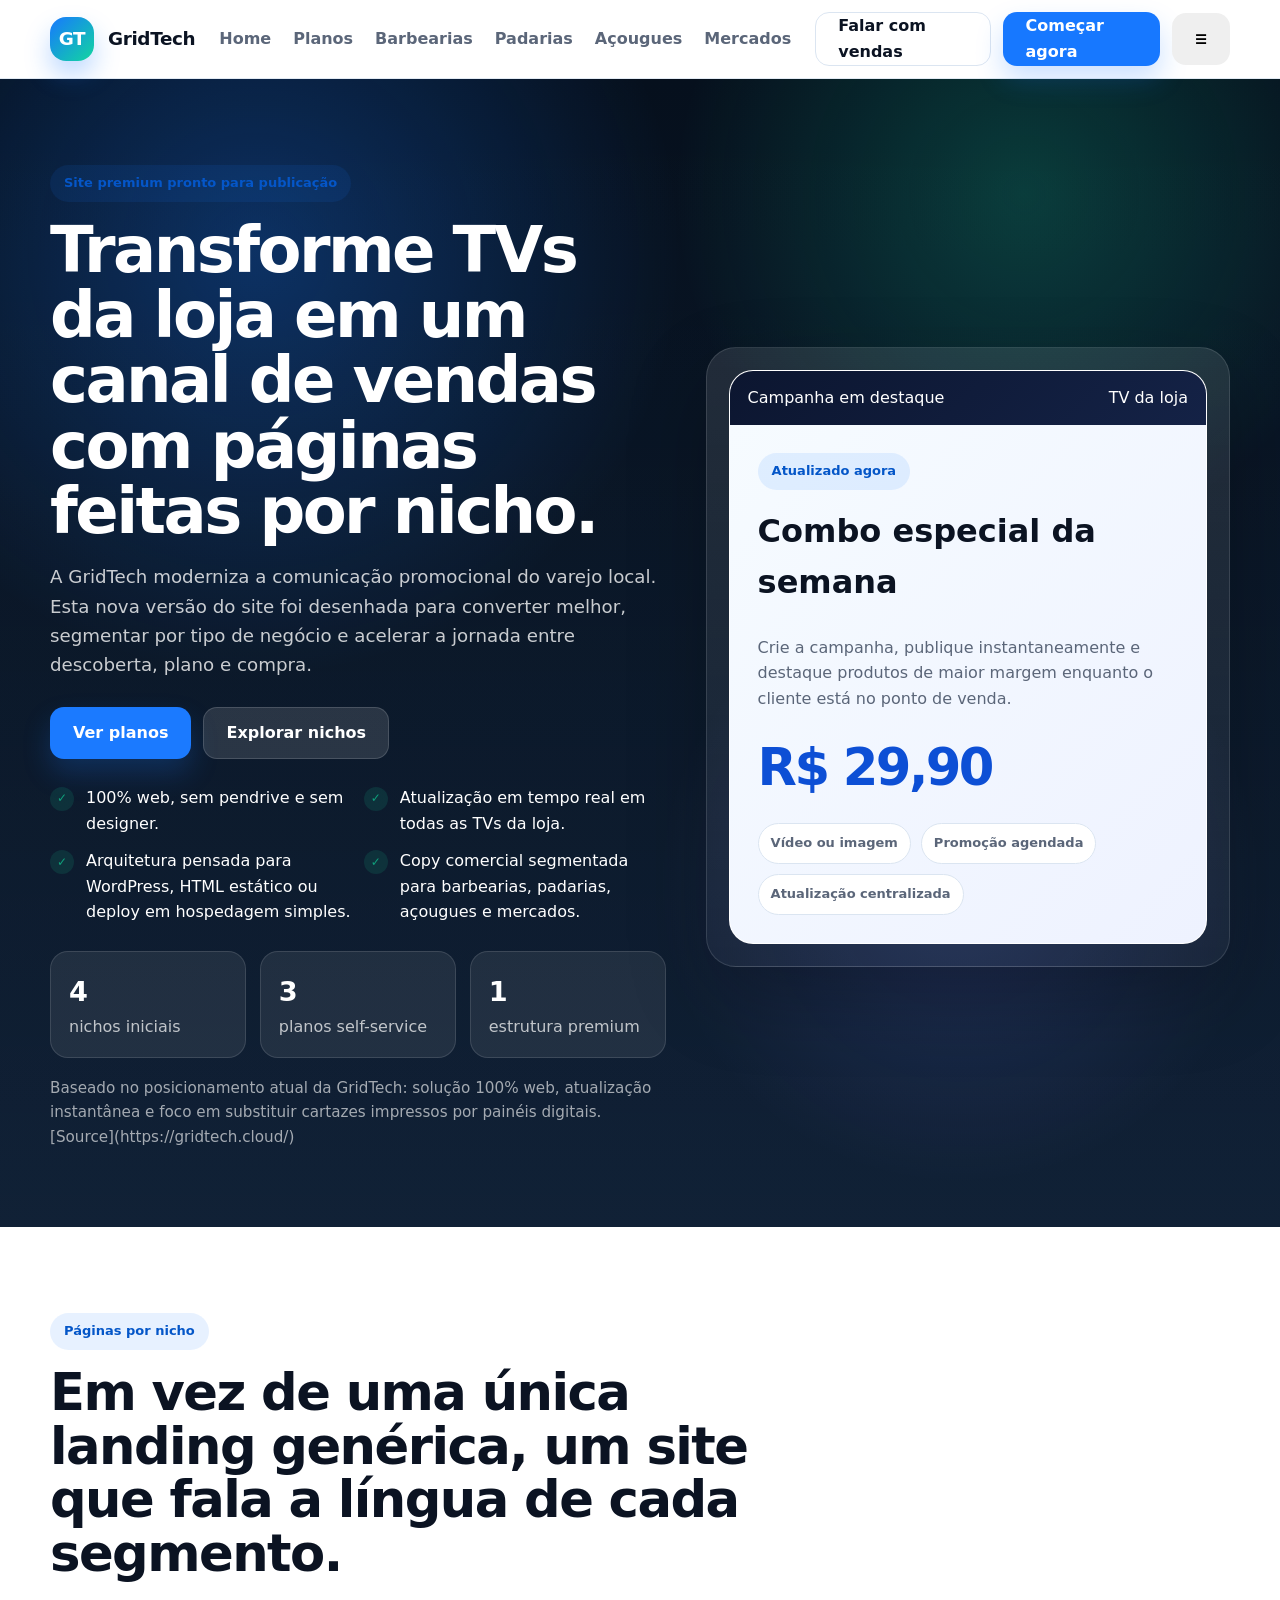
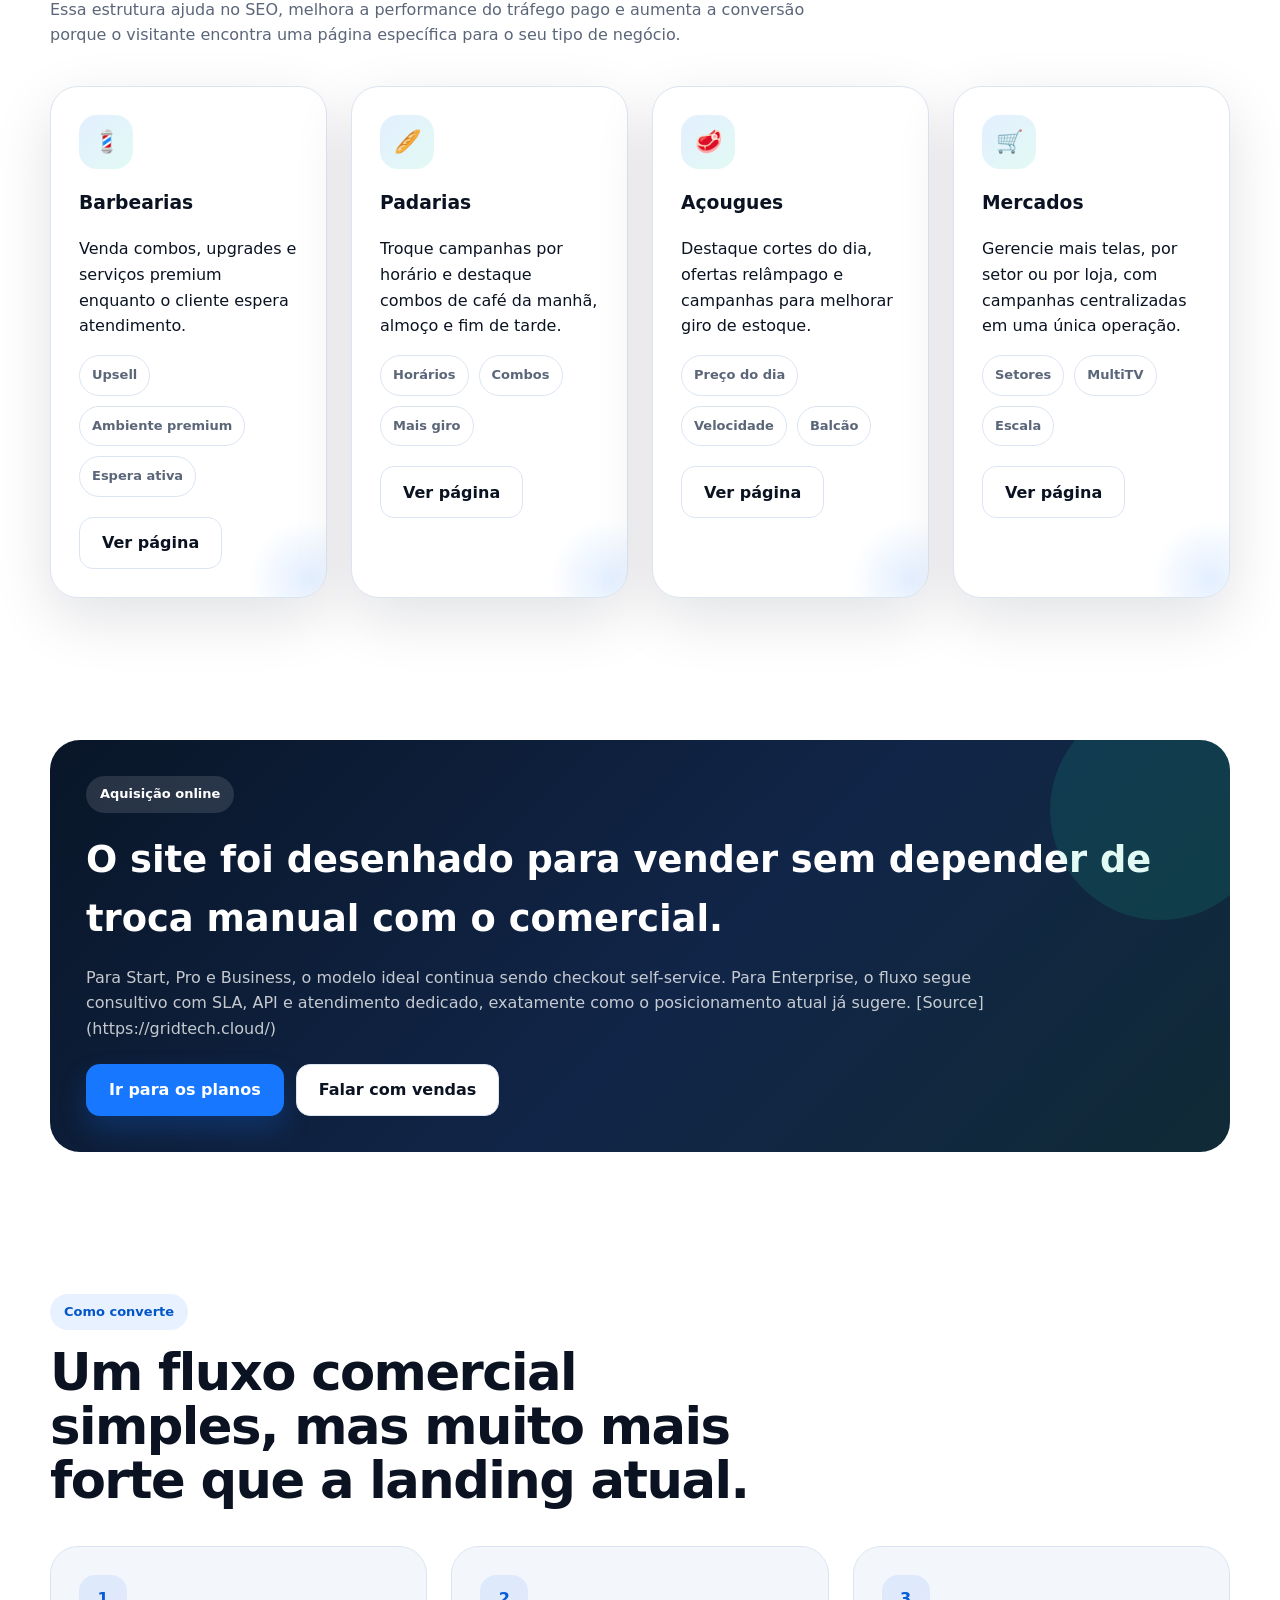
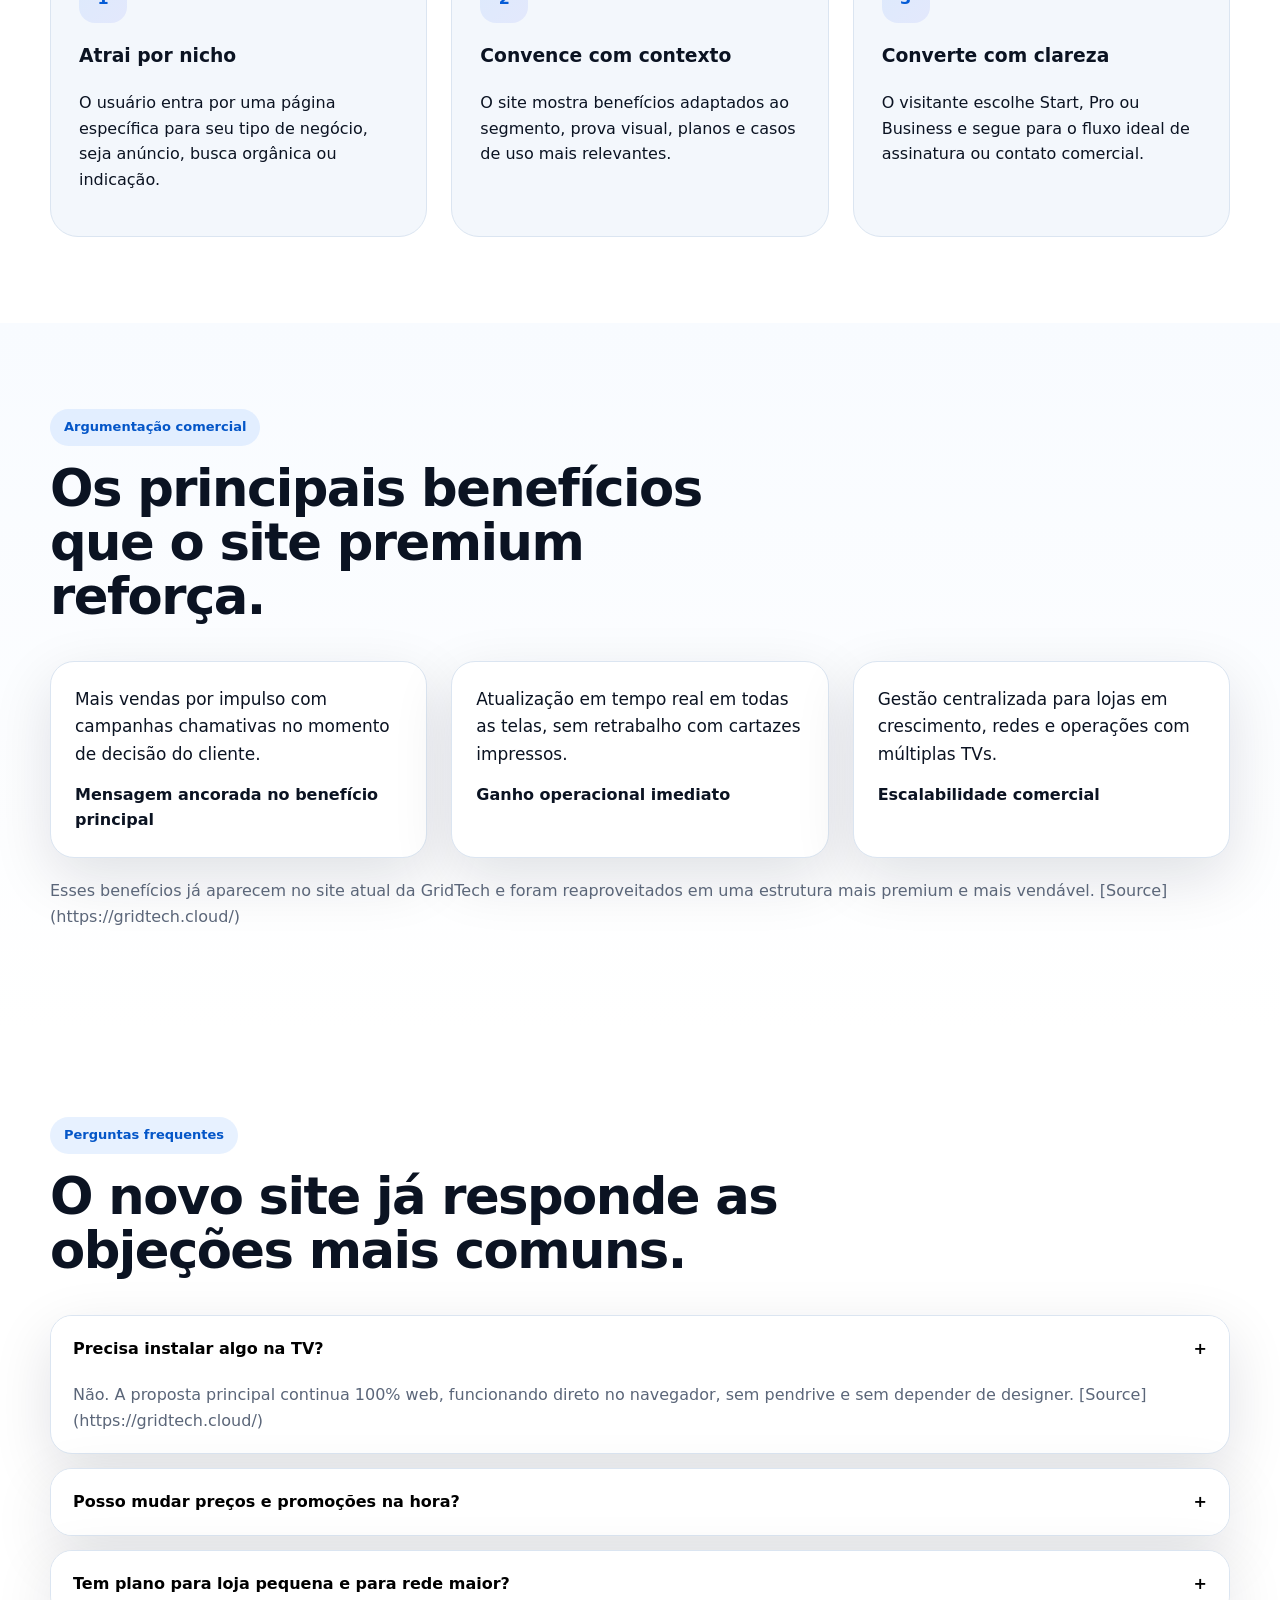
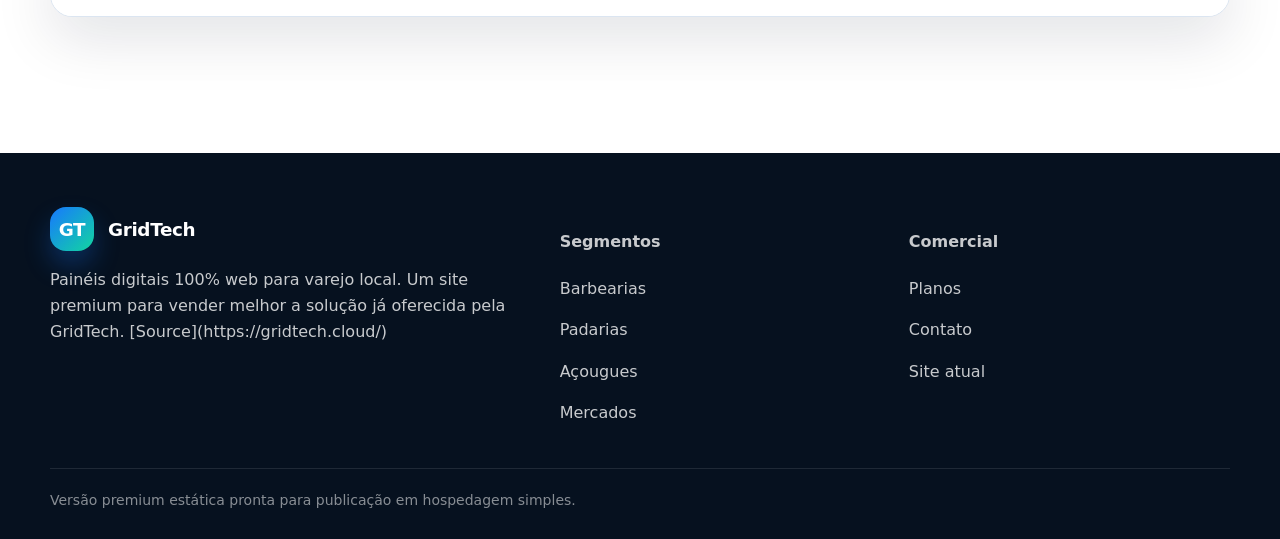
<file: index.html>
<!doctype html>
<html lang="pt-BR">
<head>
  <meta charset="UTF-8">
  <meta name="viewport" content="width=device-width, initial-scale=1.0">
  <title>GridTech | Painéis digitais para varejo local</title>
  <meta name="description" content="Novo site premium da GridTech com páginas por nicho, planos e estrutura pronta para publicação.">
  <meta property="og:title" content="GridTech | Painéis digitais para varejo local">
  <meta property="og:description" content="Smart TVs transformadas em canais de venda com páginas por nicho e aquisição online.">
  <link rel="icon" href="assets/favicon.svg" type="image/svg+xml">
  <link rel="stylesheet" href="assets/styles.css">
</head>
<body>
<header class="topbar">
  <div class="container nav">
    <a class="brand" href="index.html"><span class="brand-mark">GT</span><span>GridTech</span></a>
    <nav class="nav-links">
      <a href="index.html">Home</a>
      <a href="planos.html">Planos</a>
      <a href="barbearias.html">Barbearias</a>
      <a href="padarias.html">Padarias</a>
      <a href="acougues.html">Açougues</a>
      <a href="mercados.html">Mercados</a>
    </nav>
    <div class="nav-actions">
      <a class="btn btn-secondary" href="contato.html">Falar com vendas</a>
      <a class="btn btn-primary" href="planos.html">Começar agora</a>
      <button class="btn mobile-toggle" aria-label="Abrir menu">☰</button>
    </div>
  </div>
</header>

<main>
  <section class="hero">
    <div class="container hero-grid">
      <div>
        <span class="badge">Site premium pronto para publicação</span>
        <h1>Transforme TVs da loja em um canal de vendas com páginas feitas por nicho.</h1>
        <p class="lead">A GridTech moderniza a comunicação promocional do varejo local. Esta nova versão do site foi desenhada para converter melhor, segmentar por tipo de negócio e acelerar a jornada entre descoberta, plano e compra.</p>
        <div class="cta-row" style="margin-top:28px;">
          <a class="btn btn-primary" href="planos.html">Ver planos</a>
          <a class="btn btn-ghost" href="#nichos">Explorar nichos</a>
        </div>
        <ul class="hero-points">
          <li>100% web, sem pendrive e sem designer.</li>
          <li>Atualização em tempo real em todas as TVs da loja.</li>
          <li>Arquitetura pensada para WordPress, HTML estático ou deploy em hospedagem simples.</li>
          <li>Copy comercial segmentada para barbearias, padarias, açougues e mercados.</li>
        </ul>
        <div class="stats">
          <div class="stat"><strong>4</strong><span>nichos iniciais</span></div>
          <div class="stat"><strong>3</strong><span>planos self-service</span></div>
          <div class="stat"><strong>1</strong><span>estrutura premium</span></div>
        </div>
        <div class="hero-note">Baseado no posicionamento atual da GridTech: solução 100% web, atualização instantânea e foco em substituir cartazes impressos por painéis digitais. [Source](https://gridtech.cloud/)</div>
      </div>
      <div class="hero-card">
        <div class="hero-screen">
          <div class="hero-top">
            <span>Campanha em destaque</span>
            <span>TV da loja</span>
          </div>
          <div class="hero-main">
            <span class="badge">Atualizado agora</span>
            <h2 style="font-size:2rem;margin-top:16px;">Combo especial da semana</h2>
            <p class="muted">Crie a campanha, publique instantaneamente e destaque produtos de maior margem enquanto o cliente está no ponto de venda.</p>
            <div class="price-big">R$ 29,90</div>
            <div class="pill-row">
              <span class="pill">Vídeo ou imagem</span>
              <span class="pill">Promoção agendada</span>
              <span class="pill">Atualização centralizada</span>
            </div>
          </div>
        </div>
      </div>
    </div>
  </section>

  <section class="section" id="nichos">
    <div class="container">
      <div class="section-head">
        <span class="badge">Páginas por nicho</span>
        <h2>Em vez de uma única landing genérica, um site que fala a língua de cada segmento.</h2>
        <p>Essa estrutura ajuda no SEO, melhora a performance do tráfego pago e aumenta a conversão porque o visitante encontra uma página específica para o seu tipo de negócio.</p>
      </div>
      <div class="grid grid-4">
        <article class="card niche-card">
          <div class="icon">💈</div>
          <h3>Barbearias</h3>
          <p>Venda combos, upgrades e serviços premium enquanto o cliente espera atendimento.</p>
          <div class="pill-row"><span class="pill">Upsell</span><span class="pill">Ambiente premium</span><span class="pill">Espera ativa</span></div>
          <div class="btn-row" style="margin-top:20px;"><a class="btn btn-secondary" href="barbearias.html">Ver página</a></div>
        </article>
        <article class="card niche-card">
          <div class="icon">🥖</div>
          <h3>Padarias</h3>
          <p>Troque campanhas por horário e destaque combos de café da manhã, almoço e fim de tarde.</p>
          <div class="pill-row"><span class="pill">Horários</span><span class="pill">Combos</span><span class="pill">Mais giro</span></div>
          <div class="btn-row" style="margin-top:20px;"><a class="btn btn-secondary" href="padarias.html">Ver página</a></div>
        </article>
        <article class="card niche-card">
          <div class="icon">🥩</div>
          <h3>Açougues</h3>
          <p>Destaque cortes do dia, ofertas relâmpago e campanhas para melhorar giro de estoque.</p>
          <div class="pill-row"><span class="pill">Preço do dia</span><span class="pill">Velocidade</span><span class="pill">Balcão</span></div>
          <div class="btn-row" style="margin-top:20px;"><a class="btn btn-secondary" href="acougues.html">Ver página</a></div>
        </article>
        <article class="card niche-card">
          <div class="icon">🛒</div>
          <h3>Mercados</h3>
          <p>Gerencie mais telas, por setor ou por loja, com campanhas centralizadas em uma única operação.</p>
          <div class="pill-row"><span class="pill">Setores</span><span class="pill">MultiTV</span><span class="pill">Escala</span></div>
          <div class="btn-row" style="margin-top:20px;"><a class="btn btn-secondary" href="mercados.html">Ver página</a></div>
        </article>
      </div>
    </div>
  </section>

  <section class="section-tight">
    <div class="container info-band">
      <span class="badge" style="background:rgba(255,255,255,.12); color:#fff;">Aquisição online</span>
      <h2 style="font-size:2.3rem; margin:18px 0 12px;">O site foi desenhado para vender sem depender de troca manual com o comercial.</h2>
      <p>Para Start, Pro e Business, o modelo ideal continua sendo checkout self-service. Para Enterprise, o fluxo segue consultivo com SLA, API e atendimento dedicado, exatamente como o posicionamento atual já sugere. [Source](https://gridtech.cloud/)</p>
      <div class="btn-row" style="margin-top:22px;">
        <a class="btn btn-primary" href="planos.html">Ir para os planos</a>
        <a class="btn btn-secondary" href="contato.html">Falar com vendas</a>
      </div>
    </div>
  </section>

  <section class="section">
    <div class="container">
      <div class="section-head">
        <span class="badge">Como converte</span>
        <h2>Um fluxo comercial simples, mas muito mais forte que a landing atual.</h2>
      </div>
      <div class="steps">
        <article class="card soft">
          <div class="step-number">1</div>
          <h3>Atrai por nicho</h3>
          <p>O usuário entra por uma página específica para seu tipo de negócio, seja anúncio, busca orgânica ou indicação.</p>
        </article>
        <article class="card soft">
          <div class="step-number">2</div>
          <h3>Convence com contexto</h3>
          <p>O site mostra benefícios adaptados ao segmento, prova visual, planos e casos de uso mais relevantes.</p>
        </article>
        <article class="card soft">
          <div class="step-number">3</div>
          <h3>Converte com clareza</h3>
          <p>O visitante escolhe Start, Pro ou Business e segue para o fluxo ideal de assinatura ou contato comercial.</p>
        </article>
      </div>
    </div>
  </section>

  <section class="section testimonial">
    <div class="container">
      <div class="section-head">
        <span class="badge">Argumentação comercial</span>
        <h2>Os principais benefícios que o site premium reforça.</h2>
      </div>
      <div class="grid grid-3">
        <article class="quote"><p>Mais vendas por impulso com campanhas chamativas no momento de decisão do cliente.</p><strong>Mensagem ancorada no benefício principal</strong></article>
        <article class="quote"><p>Atualização em tempo real em todas as telas, sem retrabalho com cartazes impressos.</p><strong>Ganho operacional imediato</strong></article>
        <article class="quote"><p>Gestão centralizada para lojas em crescimento, redes e operações com múltiplas TVs.</p><strong>Escalabilidade comercial</strong></article>
      </div>
      <p class="muted" style="margin-top:20px;">Esses benefícios já aparecem no site atual da GridTech e foram reaproveitados em uma estrutura mais premium e mais vendável. [Source](https://gridtech.cloud/)</p>
    </div>
  </section>

  <section class="section">
    <div class="container">
      <div class="section-head">
        <span class="badge">Perguntas frequentes</span>
        <h2>O novo site já responde as objeções mais comuns.</h2>
      </div>
      <div class="faq">
        <div class="faq-item open">
          <button class="faq-question">Precisa instalar algo na TV?<span>+</span></button>
          <div class="faq-answer">Não. A proposta principal continua 100% web, funcionando direto no navegador, sem pendrive e sem depender de designer. [Source](https://gridtech.cloud/)</div>
        </div>
        <div class="faq-item">
          <button class="faq-question">Posso mudar preços e promoções na hora?<span>+</span></button>
          <div class="faq-answer">Sim. Um dos pilares da proposta da GridTech é atualização em tempo real nas telas da loja. [Source](https://gridtech.cloud/)</div>
        </div>
        <div class="faq-item">
          <button class="faq-question">Tem plano para loja pequena e para rede maior?<span>+</span></button>
          <div class="faq-answer">Sim. A estrutura atual já contempla Start, Pro, Business e Enterprise, e este novo site reforça essa escada de valor. [Source](https://gridtech.cloud/)</div>
        </div>
      </div>
    </div>
  </section>
</main>

<footer class="footer">
  <div class="container footer-grid">
    <div>
      <div class="brand" style="color:#fff; margin-bottom:16px;"><span class="brand-mark">GT</span><span>GridTech</span></div>
      <p>Painéis digitais 100% web para varejo local. Um site premium para vender melhor a solução já oferecida pela GridTech. [Source](https://gridtech.cloud/)</p>
    </div>
    <div>
      <h4>Segmentos</h4>
      <p><a href="barbearias.html">Barbearias</a></p>
      <p><a href="padarias.html">Padarias</a></p>
      <p><a href="acougues.html">Açougues</a></p>
      <p><a href="mercados.html">Mercados</a></p>
    </div>
    <div>
      <h4>Comercial</h4>
      <p><a href="planos.html">Planos</a></p>
      <p><a href="contato.html">Contato</a></p>
      <p><a href="https://gridtech.cloud/" target="_blank" rel="noreferrer">Site atual</a></p>
    </div>
  </div>
  <div class="container subfooter">Versão premium estática pronta para publicação em hospedagem simples.</div>
</footer>
<script src="assets/app.js"></script>
</body>
</html>
</file>
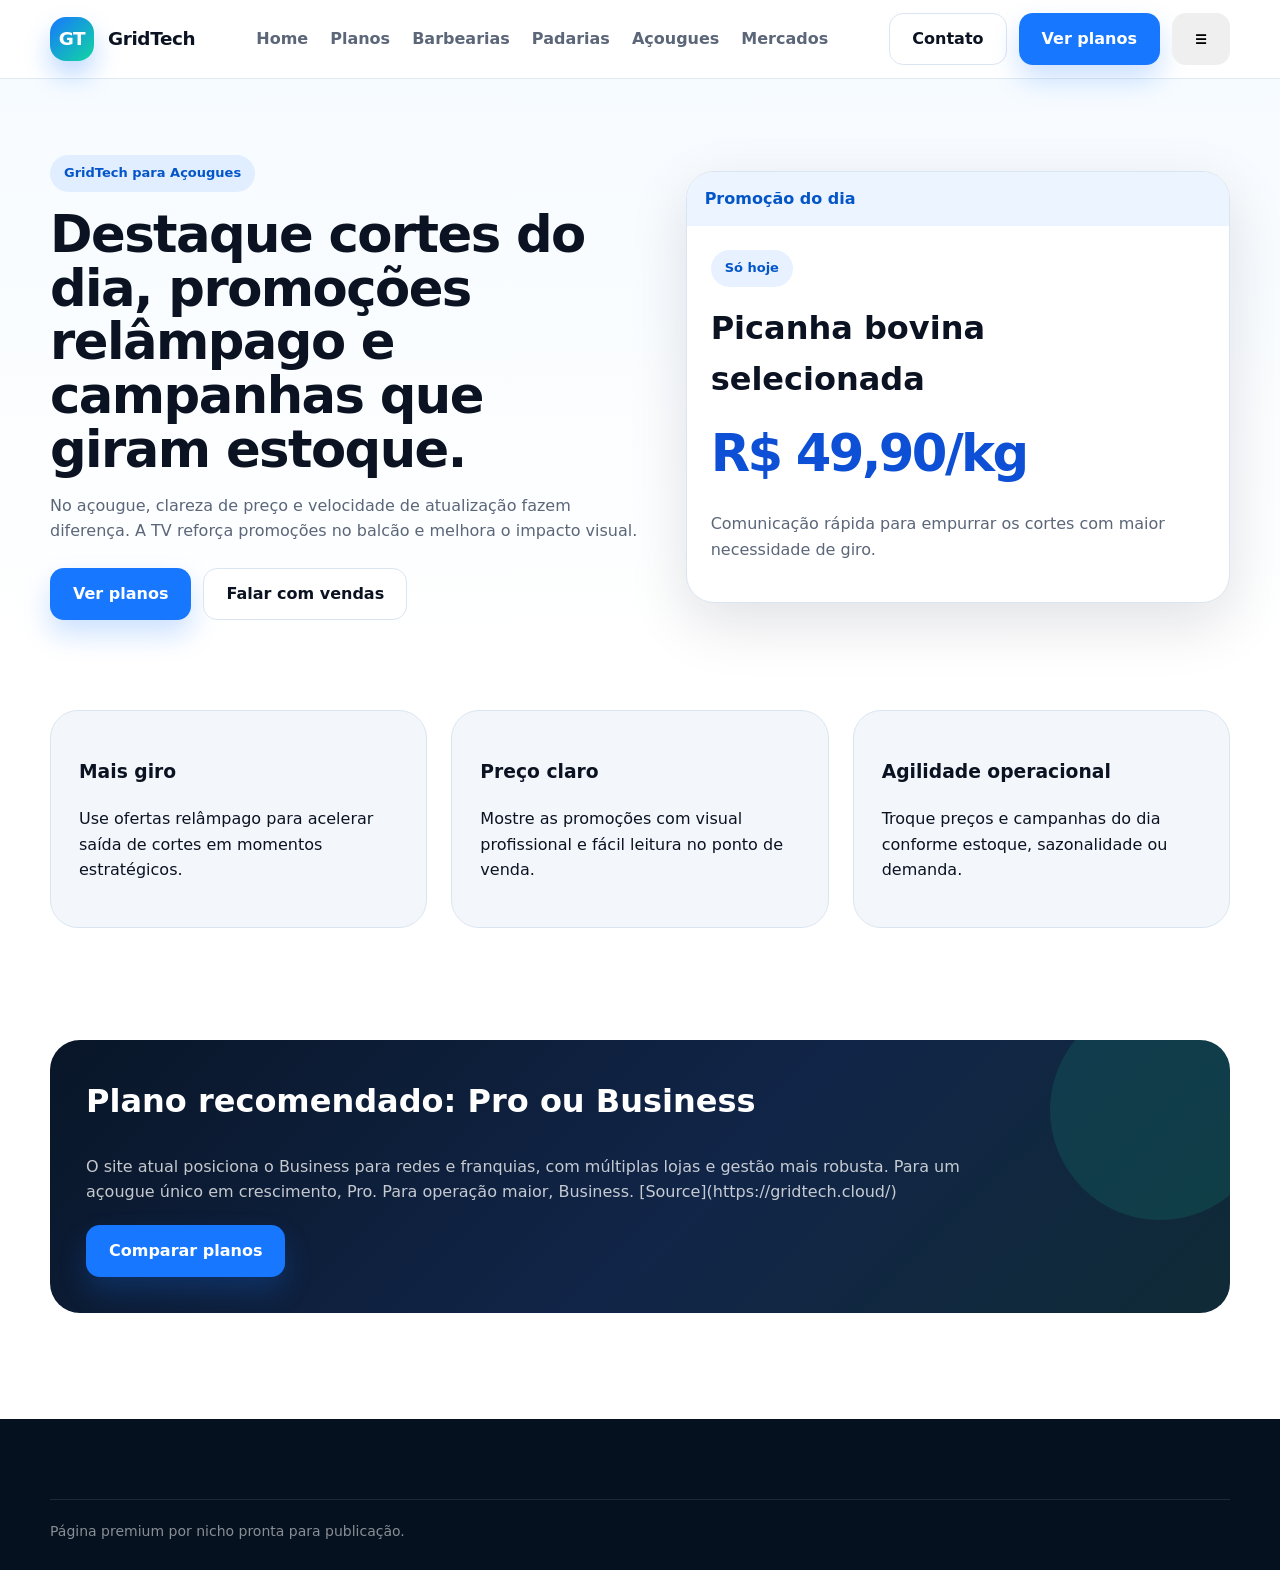
<file: acougues.html>
<!doctype html>
<html lang="pt-BR"><head><meta charset="UTF-8"><meta name="viewport" content="width=device-width, initial-scale=1.0"><title>GridTech para Açougues</title><meta name="description" content="Página premium da GridTech para açougues."><link rel="icon" href="assets/favicon.svg" type="image/svg+xml"><link rel="stylesheet" href="assets/styles.css"></head><body>
<header class="topbar"><div class="container nav"><a class="brand" href="index.html"><span class="brand-mark">GT</span><span>GridTech</span></a><nav class="nav-links"><a href="index.html">Home</a><a href="planos.html">Planos</a><a href="barbearias.html">Barbearias</a><a href="padarias.html">Padarias</a><a href="acougues.html">Açougues</a><a href="mercados.html">Mercados</a></nav><div class="nav-actions"><a class="btn btn-secondary" href="contato.html">Contato</a><a class="btn btn-primary" href="planos.html">Ver planos</a><button class="btn mobile-toggle" aria-label="Abrir menu">☰</button></div></div></header>
<main><section class="page-hero"><div class="container page-hero-grid"><div><span class="badge">GridTech para Açougues</span><h1>Destaque cortes do dia, promoções relâmpago e campanhas que giram estoque.</h1><p class="lead">No açougue, clareza de preço e velocidade de atualização fazem diferença. A TV reforça promoções no balcão e melhora o impacto visual.</p><div class="cta-row" style="margin-top:24px;"><a class="btn btn-primary" href="planos.html">Ver planos</a><a class="btn btn-secondary" href="contato.html">Falar com vendas</a></div></div><div class="mock"><div class="mock-bar">Promoção do dia</div><div class="mock-content"><span class="badge">Só hoje</span><h2 style="font-size:2rem; margin:16px 0 8px;">Picanha bovina selecionada</h2><div class="price-big">R$ 49,90/kg</div><p class="muted">Comunicação rápida para empurrar os cortes com maior necessidade de giro.</p></div></div></div></section>
<section class="section-tight"><div class="container grid grid-3"><article class="card soft"><h3>Mais giro</h3><p>Use ofertas relâmpago para acelerar saída de cortes em momentos estratégicos.</p></article><article class="card soft"><h3>Preço claro</h3><p>Mostre as promoções com visual profissional e fácil leitura no ponto de venda.</p></article><article class="card soft"><h3>Agilidade operacional</h3><p>Troque preços e campanhas do dia conforme estoque, sazonalidade ou demanda.</p></article></div></section>
<section class="section-tight"><div class="container info-band"><h2 style="font-size:2rem; margin-top:0;">Plano recomendado: Pro ou Business</h2><p>O site atual posiciona o Business para redes e franquias, com múltiplas lojas e gestão mais robusta. Para um açougue único em crescimento, Pro. Para operação maior, Business. [Source](https://gridtech.cloud/)</p><div class="btn-row" style="margin-top:20px;"><a class="btn btn-primary" href="planos.html">Comparar planos</a></div></div></section></main>
<footer class="footer"><div class="container subfooter">Página premium por nicho pronta para publicação.</div></footer><script src="assets/app.js"></script></body></html>
</file>
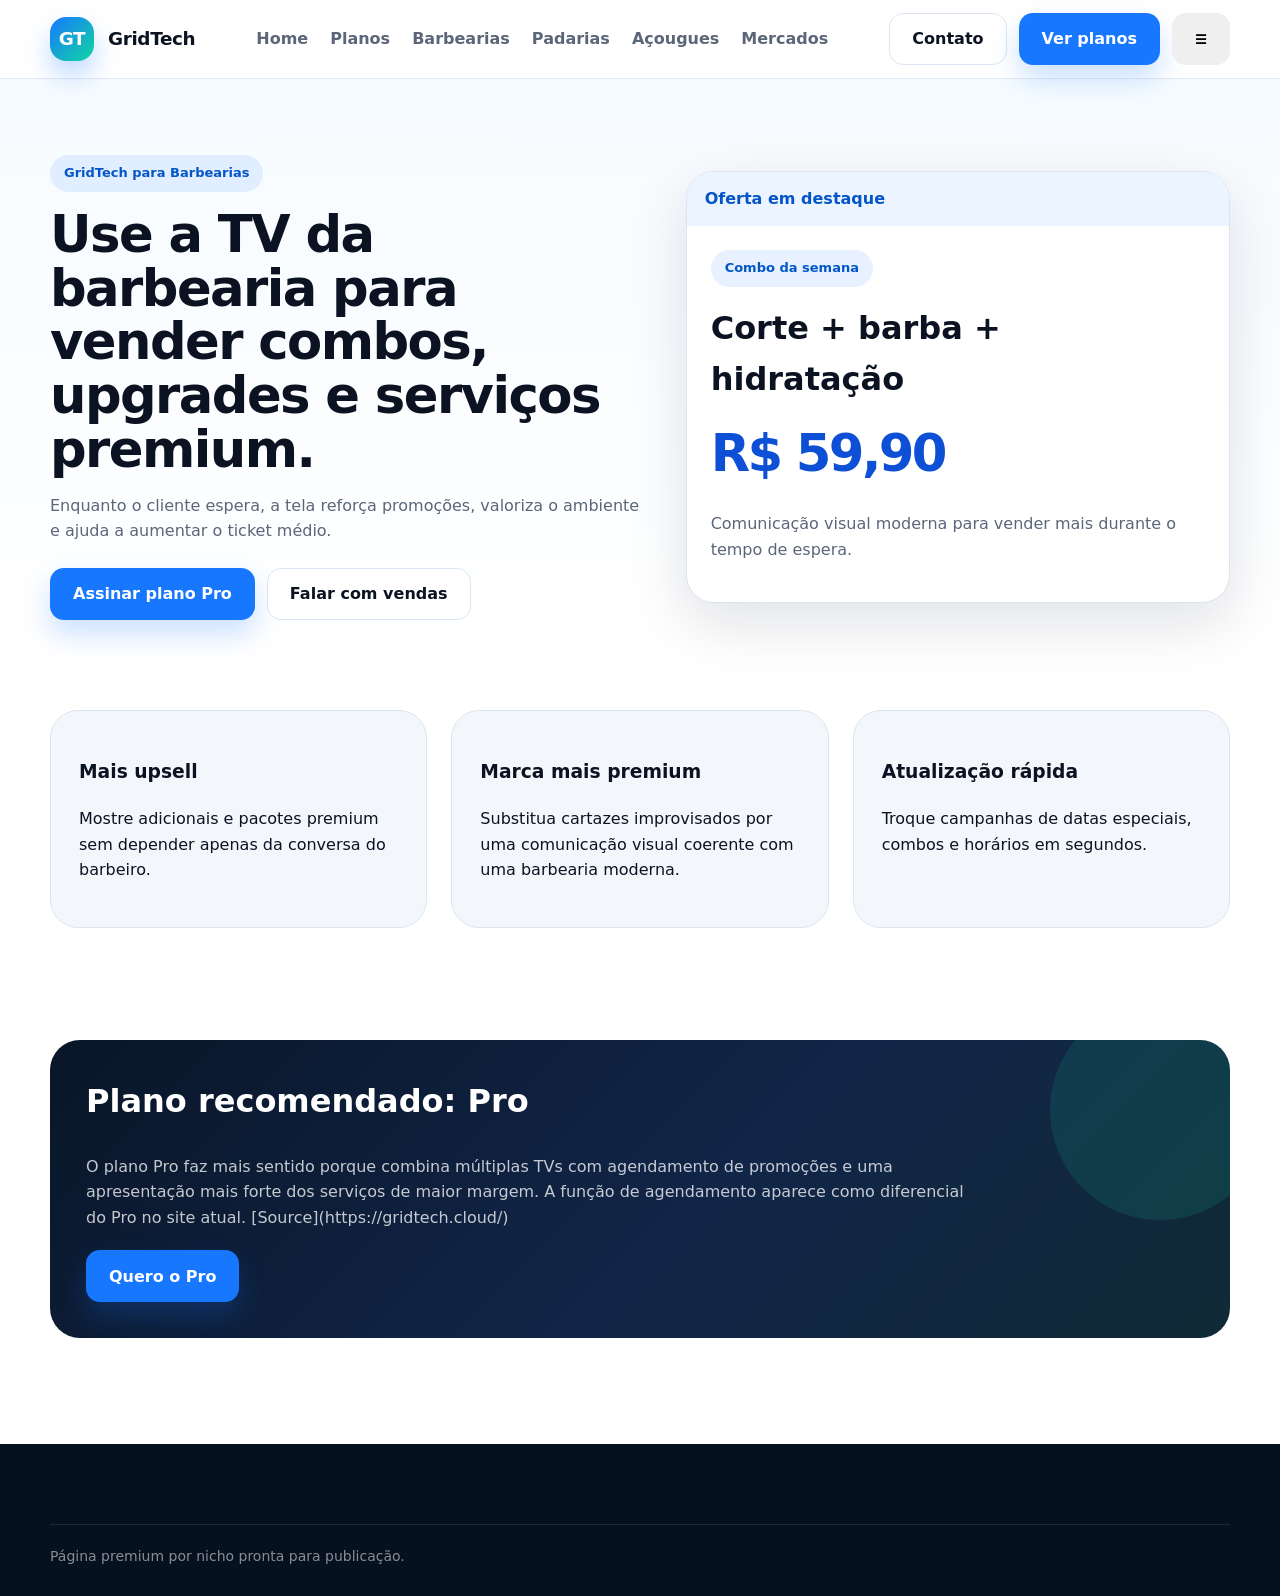
<file: barbearias.html>
<!doctype html>
<html lang="pt-BR"><head><meta charset="UTF-8"><meta name="viewport" content="width=device-width, initial-scale=1.0"><title>GridTech para Barbearias</title><meta name="description" content="Página premium da GridTech para barbearias."><link rel="icon" href="assets/favicon.svg" type="image/svg+xml"><link rel="stylesheet" href="assets/styles.css"></head><body>
<header class="topbar"><div class="container nav"><a class="brand" href="index.html"><span class="brand-mark">GT</span><span>GridTech</span></a><nav class="nav-links"><a href="index.html">Home</a><a href="planos.html">Planos</a><a href="barbearias.html">Barbearias</a><a href="padarias.html">Padarias</a><a href="acougues.html">Açougues</a><a href="mercados.html">Mercados</a></nav><div class="nav-actions"><a class="btn btn-secondary" href="contato.html">Contato</a><a class="btn btn-primary" href="planos.html">Ver planos</a><button class="btn mobile-toggle" aria-label="Abrir menu">☰</button></div></div></header>
<main><section class="page-hero"><div class="container page-hero-grid"><div><span class="badge">GridTech para Barbearias</span><h1>Use a TV da barbearia para vender combos, upgrades e serviços premium.</h1><p class="lead">Enquanto o cliente espera, a tela reforça promoções, valoriza o ambiente e ajuda a aumentar o ticket médio.</p><div class="cta-row" style="margin-top:24px;"><a class="btn btn-primary" href="planos.html">Assinar plano Pro</a><a class="btn btn-secondary" href="contato.html">Falar com vendas</a></div></div><div class="mock"><div class="mock-bar">Oferta em destaque</div><div class="mock-content"><span class="badge">Combo da semana</span><h2 style="font-size:2rem; margin:16px 0 8px;">Corte + barba + hidratação</h2><div class="price-big">R$ 59,90</div><p class="muted">Comunicação visual moderna para vender mais durante o tempo de espera.</p></div></div></div></section>
<section class="section-tight"><div class="container grid grid-3"><article class="card soft"><h3>Mais upsell</h3><p>Mostre adicionais e pacotes premium sem depender apenas da conversa do barbeiro.</p></article><article class="card soft"><h3>Marca mais premium</h3><p>Substitua cartazes improvisados por uma comunicação visual coerente com uma barbearia moderna.</p></article><article class="card soft"><h3>Atualização rápida</h3><p>Troque campanhas de datas especiais, combos e horários em segundos.</p></article></div></section>
<section class="section-tight"><div class="container info-band"><h2 style="font-size:2rem; margin-top:0;">Plano recomendado: Pro</h2><p>O plano Pro faz mais sentido porque combina múltiplas TVs com agendamento de promoções e uma apresentação mais forte dos serviços de maior margem. A função de agendamento aparece como diferencial do Pro no site atual. [Source](https://gridtech.cloud/)</p><div class="btn-row" style="margin-top:20px;"><a class="btn btn-primary" href="planos.html">Quero o Pro</a></div></div></section></main>
<footer class="footer"><div class="container subfooter">Página premium por nicho pronta para publicação.</div></footer><script src="assets/app.js"></script></body></html>
</file>
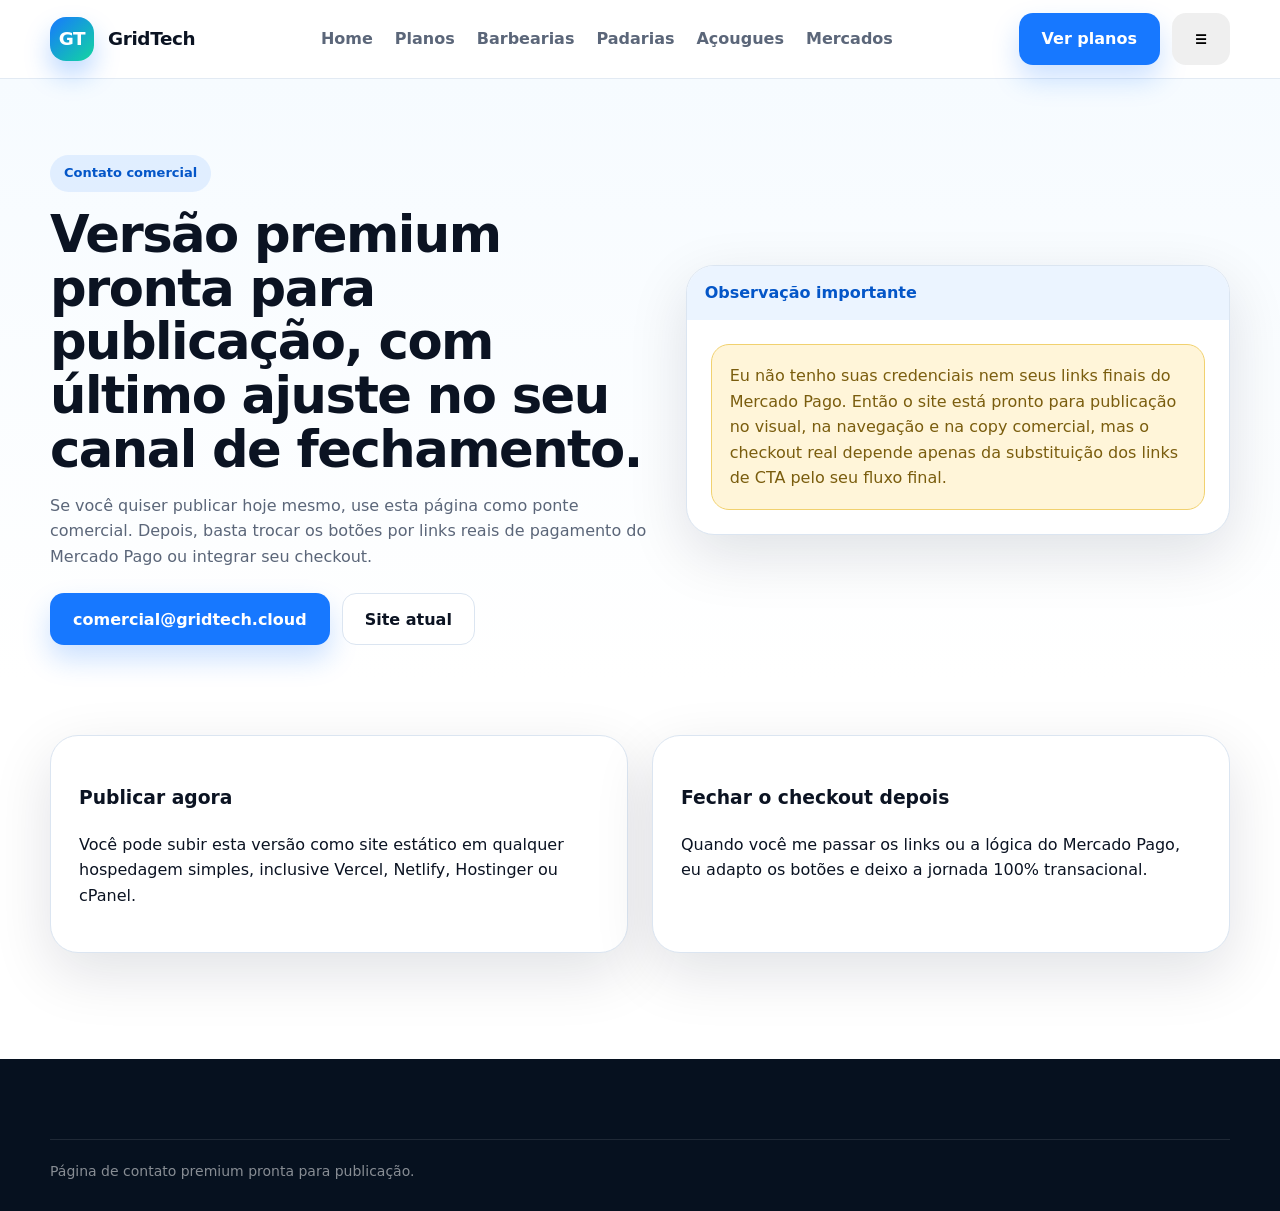
<file: contato.html>
<!doctype html>
<html lang="pt-BR"><head><meta charset="UTF-8"><meta name="viewport" content="width=device-width, initial-scale=1.0"><title>Contato | GridTech</title><meta name="description" content="Página de contato comercial da GridTech."><link rel="icon" href="assets/favicon.svg" type="image/svg+xml"><link rel="stylesheet" href="assets/styles.css"></head><body>
<header class="topbar"><div class="container nav"><a class="brand" href="index.html"><span class="brand-mark">GT</span><span>GridTech</span></a><nav class="nav-links"><a href="index.html">Home</a><a href="planos.html">Planos</a><a href="barbearias.html">Barbearias</a><a href="padarias.html">Padarias</a><a href="acougues.html">Açougues</a><a href="mercados.html">Mercados</a></nav><div class="nav-actions"><a class="btn btn-primary" href="planos.html">Ver planos</a><button class="btn mobile-toggle" aria-label="Abrir menu">☰</button></div></div></header>
<main><section class="page-hero"><div class="container page-hero-grid"><div><span class="badge">Contato comercial</span><h1>Versão premium pronta para publicação, com último ajuste no seu canal de fechamento.</h1><p class="lead">Se você quiser publicar hoje mesmo, use esta página como ponte comercial. Depois, basta trocar os botões por links reais de pagamento do Mercado Pago ou integrar seu checkout.</p><div class="cta-row" style="margin-top:24px;"><a class="btn btn-primary" href="mailto:comercial@gridtech.cloud">comercial@gridtech.cloud</a><a class="btn btn-secondary" href="https://gridtech.cloud/" target="_blank" rel="noreferrer">Site atual</a></div></div><div class="mock"><div class="mock-bar">Observação importante</div><div class="mock-content"><div class="notice">Eu não tenho suas credenciais nem seus links finais do Mercado Pago. Então o site está pronto para publicação no visual, na navegação e na copy comercial, mas o checkout real depende apenas da substituição dos links de CTA pelo seu fluxo final.</div></div></div></div></section>
<section class="section-tight"><div class="container grid grid-2"><article class="card"><h3>Publicar agora</h3><p>Você pode subir esta versão como site estático em qualquer hospedagem simples, inclusive Vercel, Netlify, Hostinger ou cPanel.</p></article><article class="card"><h3>Fechar o checkout depois</h3><p>Quando você me passar os links ou a lógica do Mercado Pago, eu adapto os botões e deixo a jornada 100% transacional.</p></article></div></section></main>
<footer class="footer"><div class="container subfooter">Página de contato premium pronta para publicação.</div></footer><script src="assets/app.js"></script></body></html>
</file>
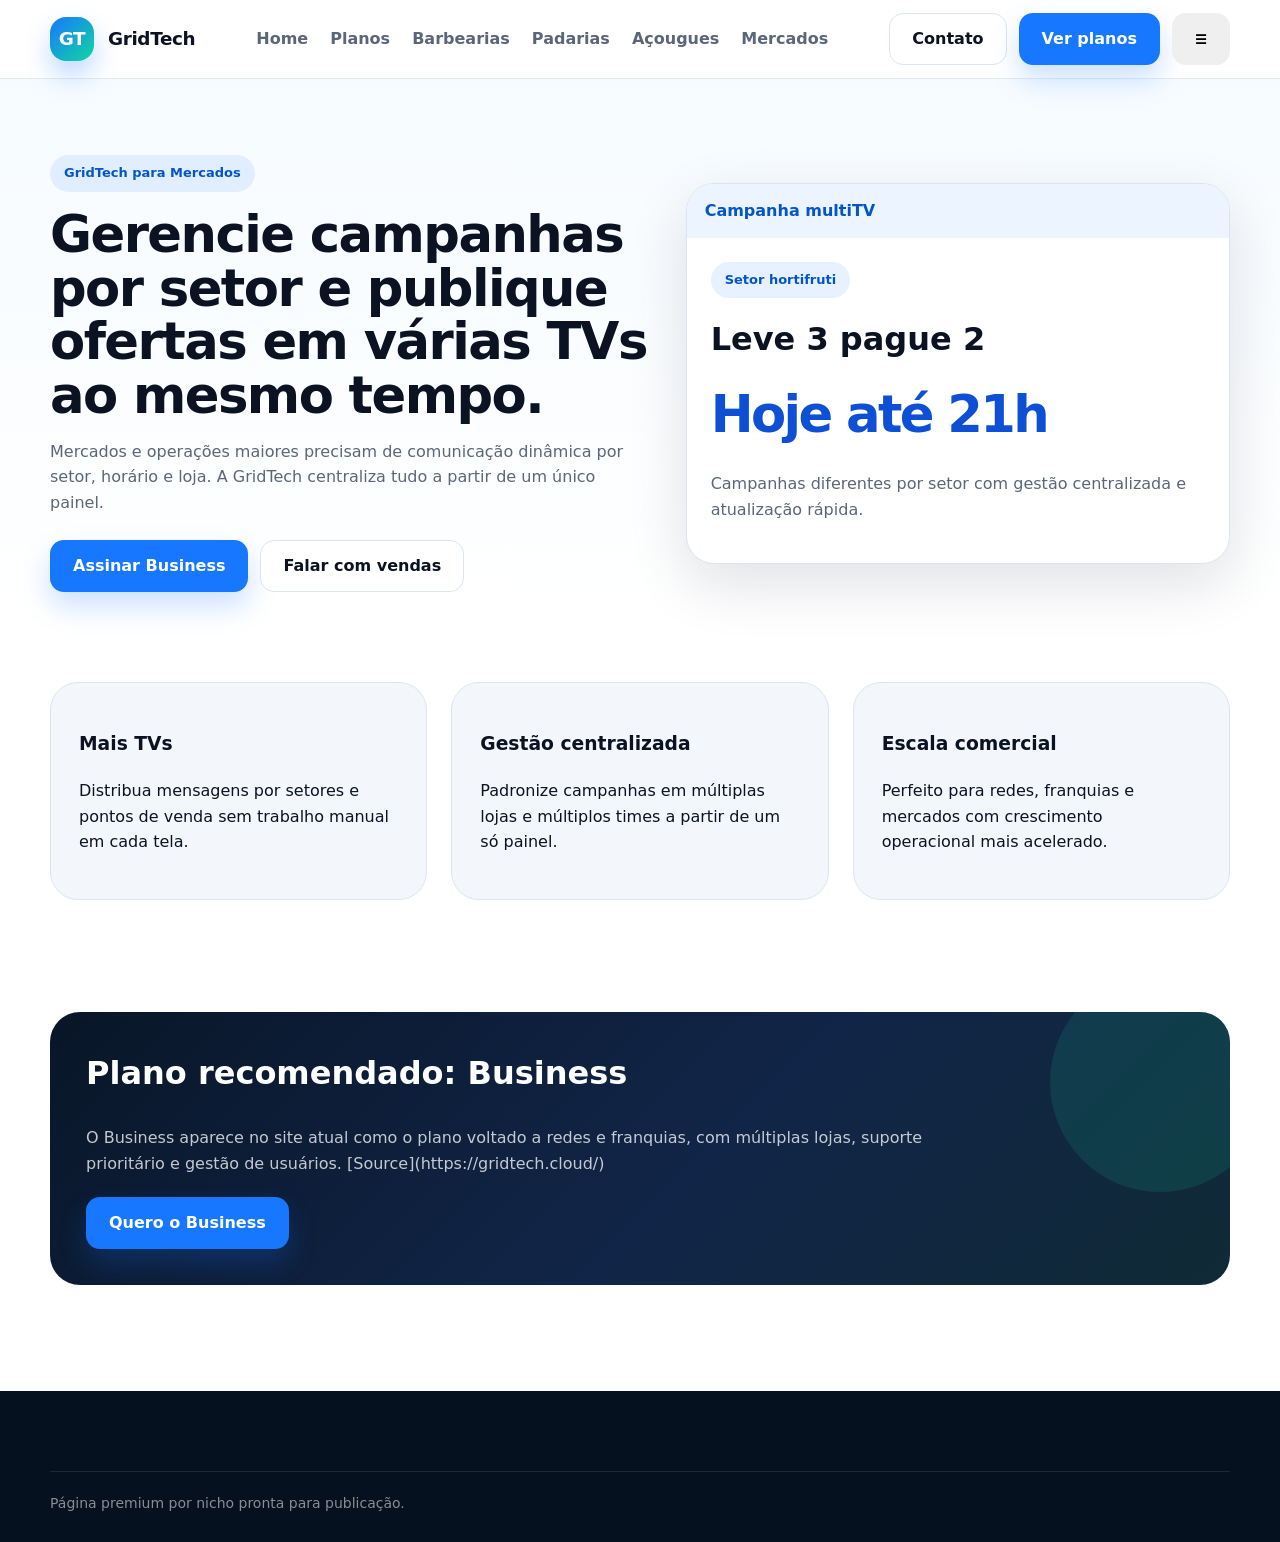
<file: mercados.html>
<!doctype html>
<html lang="pt-BR"><head><meta charset="UTF-8"><meta name="viewport" content="width=device-width, initial-scale=1.0"><title>GridTech para Mercados</title><meta name="description" content="Página premium da GridTech para mercados."><link rel="icon" href="assets/favicon.svg" type="image/svg+xml"><link rel="stylesheet" href="assets/styles.css"></head><body>
<header class="topbar"><div class="container nav"><a class="brand" href="index.html"><span class="brand-mark">GT</span><span>GridTech</span></a><nav class="nav-links"><a href="index.html">Home</a><a href="planos.html">Planos</a><a href="barbearias.html">Barbearias</a><a href="padarias.html">Padarias</a><a href="acougues.html">Açougues</a><a href="mercados.html">Mercados</a></nav><div class="nav-actions"><a class="btn btn-secondary" href="contato.html">Contato</a><a class="btn btn-primary" href="planos.html">Ver planos</a><button class="btn mobile-toggle" aria-label="Abrir menu">☰</button></div></div></header>
<main><section class="page-hero"><div class="container page-hero-grid"><div><span class="badge">GridTech para Mercados</span><h1>Gerencie campanhas por setor e publique ofertas em várias TVs ao mesmo tempo.</h1><p class="lead">Mercados e operações maiores precisam de comunicação dinâmica por setor, horário e loja. A GridTech centraliza tudo a partir de um único painel.</p><div class="cta-row" style="margin-top:24px;"><a class="btn btn-primary" href="planos.html">Assinar Business</a><a class="btn btn-secondary" href="contato.html">Falar com vendas</a></div></div><div class="mock"><div class="mock-bar">Campanha multiTV</div><div class="mock-content"><span class="badge">Setor hortifruti</span><h2 style="font-size:2rem; margin:16px 0 8px;">Leve 3 pague 2</h2><div class="price-big">Hoje até 21h</div><p class="muted">Campanhas diferentes por setor com gestão centralizada e atualização rápida.</p></div></div></div></section>
<section class="section-tight"><div class="container grid grid-3"><article class="card soft"><h3>Mais TVs</h3><p>Distribua mensagens por setores e pontos de venda sem trabalho manual em cada tela.</p></article><article class="card soft"><h3>Gestão centralizada</h3><p>Padronize campanhas em múltiplas lojas e múltiplos times a partir de um só painel.</p></article><article class="card soft"><h3>Escala comercial</h3><p>Perfeito para redes, franquias e mercados com crescimento operacional mais acelerado.</p></article></div></section>
<section class="section-tight"><div class="container info-band"><h2 style="font-size:2rem; margin-top:0;">Plano recomendado: Business</h2><p>O Business aparece no site atual como o plano voltado a redes e franquias, com múltiplas lojas, suporte prioritário e gestão de usuários. [Source](https://gridtech.cloud/)</p><div class="btn-row" style="margin-top:20px;"><a class="btn btn-primary" href="planos.html">Quero o Business</a></div></div></section></main>
<footer class="footer"><div class="container subfooter">Página premium por nicho pronta para publicação.</div></footer><script src="assets/app.js"></script></body></html>
</file>
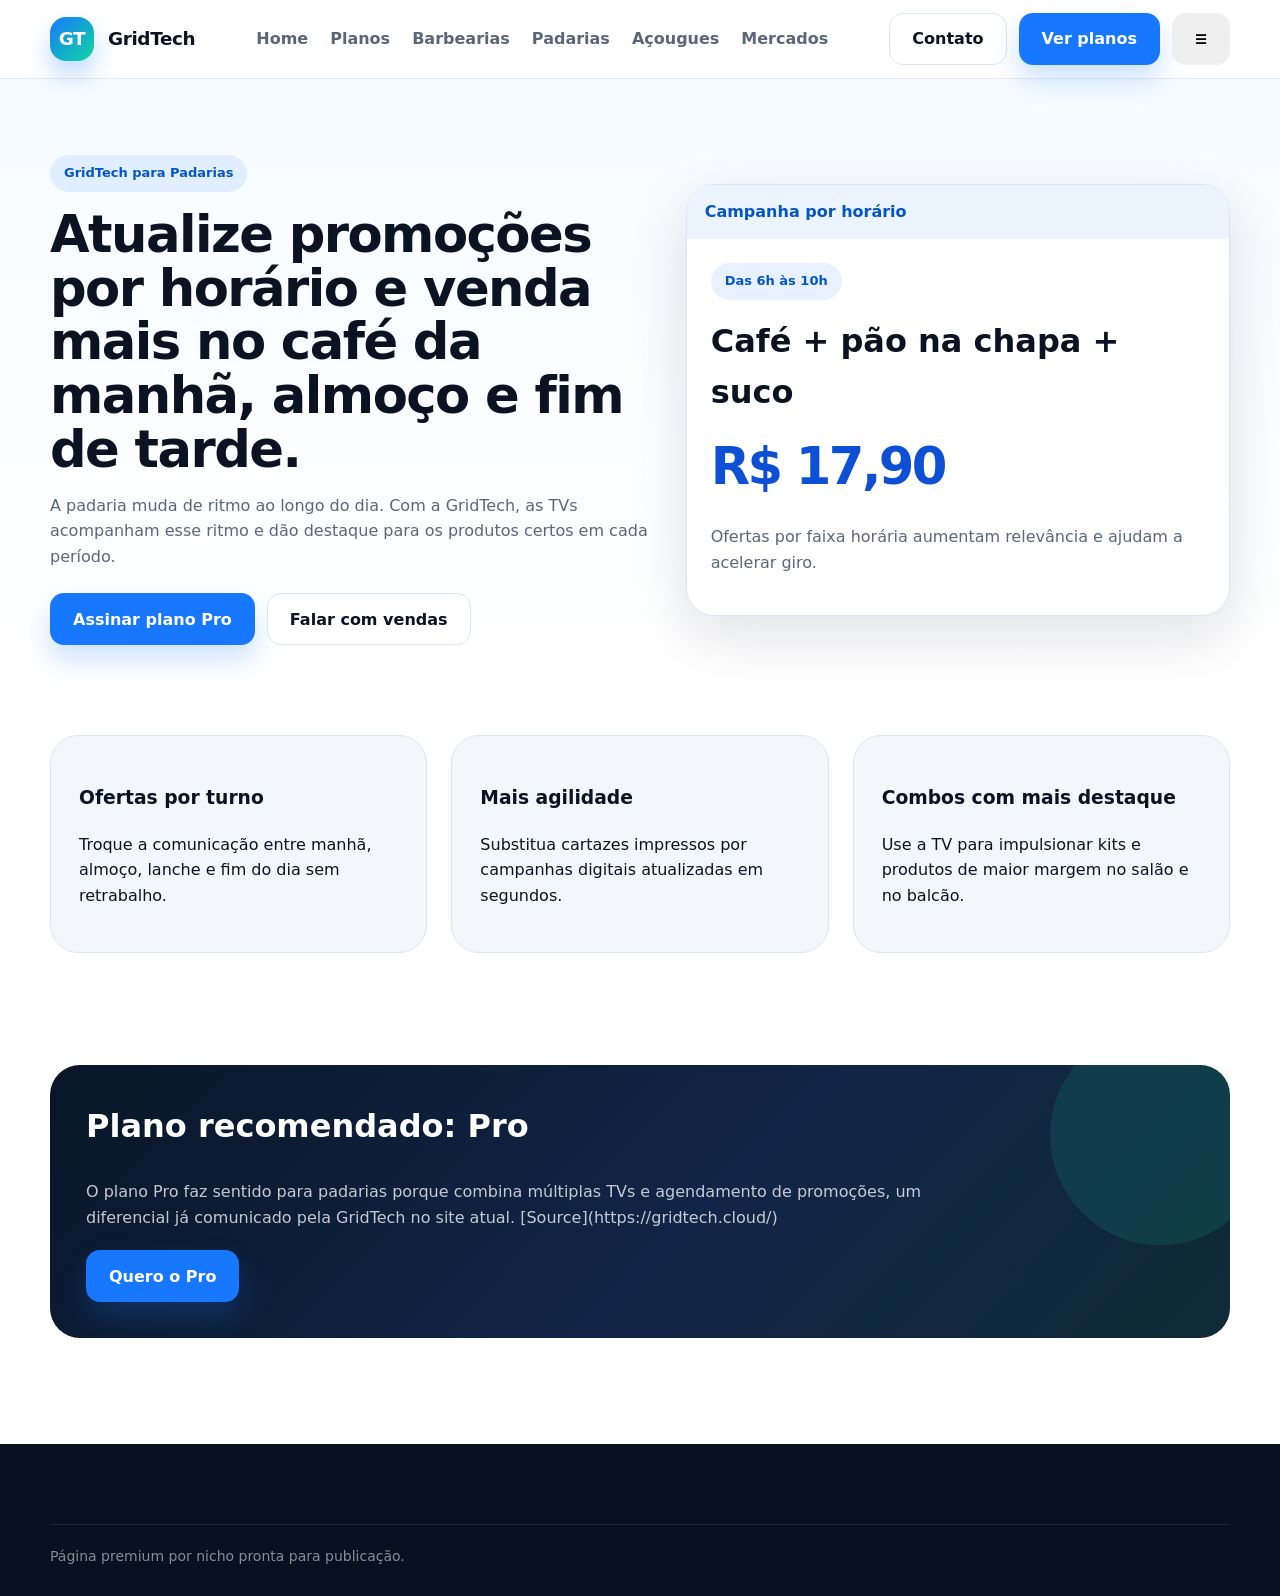
<file: padarias.html>
<!doctype html>
<html lang="pt-BR"><head><meta charset="UTF-8"><meta name="viewport" content="width=device-width, initial-scale=1.0"><title>GridTech para Padarias</title><meta name="description" content="Página premium da GridTech para padarias."><link rel="icon" href="assets/favicon.svg" type="image/svg+xml"><link rel="stylesheet" href="assets/styles.css"></head><body>
<header class="topbar"><div class="container nav"><a class="brand" href="index.html"><span class="brand-mark">GT</span><span>GridTech</span></a><nav class="nav-links"><a href="index.html">Home</a><a href="planos.html">Planos</a><a href="barbearias.html">Barbearias</a><a href="padarias.html">Padarias</a><a href="acougues.html">Açougues</a><a href="mercados.html">Mercados</a></nav><div class="nav-actions"><a class="btn btn-secondary" href="contato.html">Contato</a><a class="btn btn-primary" href="planos.html">Ver planos</a><button class="btn mobile-toggle" aria-label="Abrir menu">☰</button></div></div></header>
<main><section class="page-hero"><div class="container page-hero-grid"><div><span class="badge">GridTech para Padarias</span><h1>Atualize promoções por horário e venda mais no café da manhã, almoço e fim de tarde.</h1><p class="lead">A padaria muda de ritmo ao longo do dia. Com a GridTech, as TVs acompanham esse ritmo e dão destaque para os produtos certos em cada período.</p><div class="cta-row" style="margin-top:24px;"><a class="btn btn-primary" href="planos.html">Assinar plano Pro</a><a class="btn btn-secondary" href="contato.html">Falar com vendas</a></div></div><div class="mock"><div class="mock-bar">Campanha por horário</div><div class="mock-content"><span class="badge">Das 6h às 10h</span><h2 style="font-size:2rem; margin:16px 0 8px;">Café + pão na chapa + suco</h2><div class="price-big">R$ 17,90</div><p class="muted">Ofertas por faixa horária aumentam relevância e ajudam a acelerar giro.</p></div></div></div></section>
<section class="section-tight"><div class="container grid grid-3"><article class="card soft"><h3>Ofertas por turno</h3><p>Troque a comunicação entre manhã, almoço, lanche e fim do dia sem retrabalho.</p></article><article class="card soft"><h3>Mais agilidade</h3><p>Substitua cartazes impressos por campanhas digitais atualizadas em segundos.</p></article><article class="card soft"><h3>Combos com mais destaque</h3><p>Use a TV para impulsionar kits e produtos de maior margem no salão e no balcão.</p></article></div></section>
<section class="section-tight"><div class="container info-band"><h2 style="font-size:2rem; margin-top:0;">Plano recomendado: Pro</h2><p>O plano Pro faz sentido para padarias porque combina múltiplas TVs e agendamento de promoções, um diferencial já comunicado pela GridTech no site atual. [Source](https://gridtech.cloud/)</p><div class="btn-row" style="margin-top:20px;"><a class="btn btn-primary" href="planos.html">Quero o Pro</a></div></div></section></main>
<footer class="footer"><div class="container subfooter">Página premium por nicho pronta para publicação.</div></footer><script src="assets/app.js"></script></body></html>
</file>
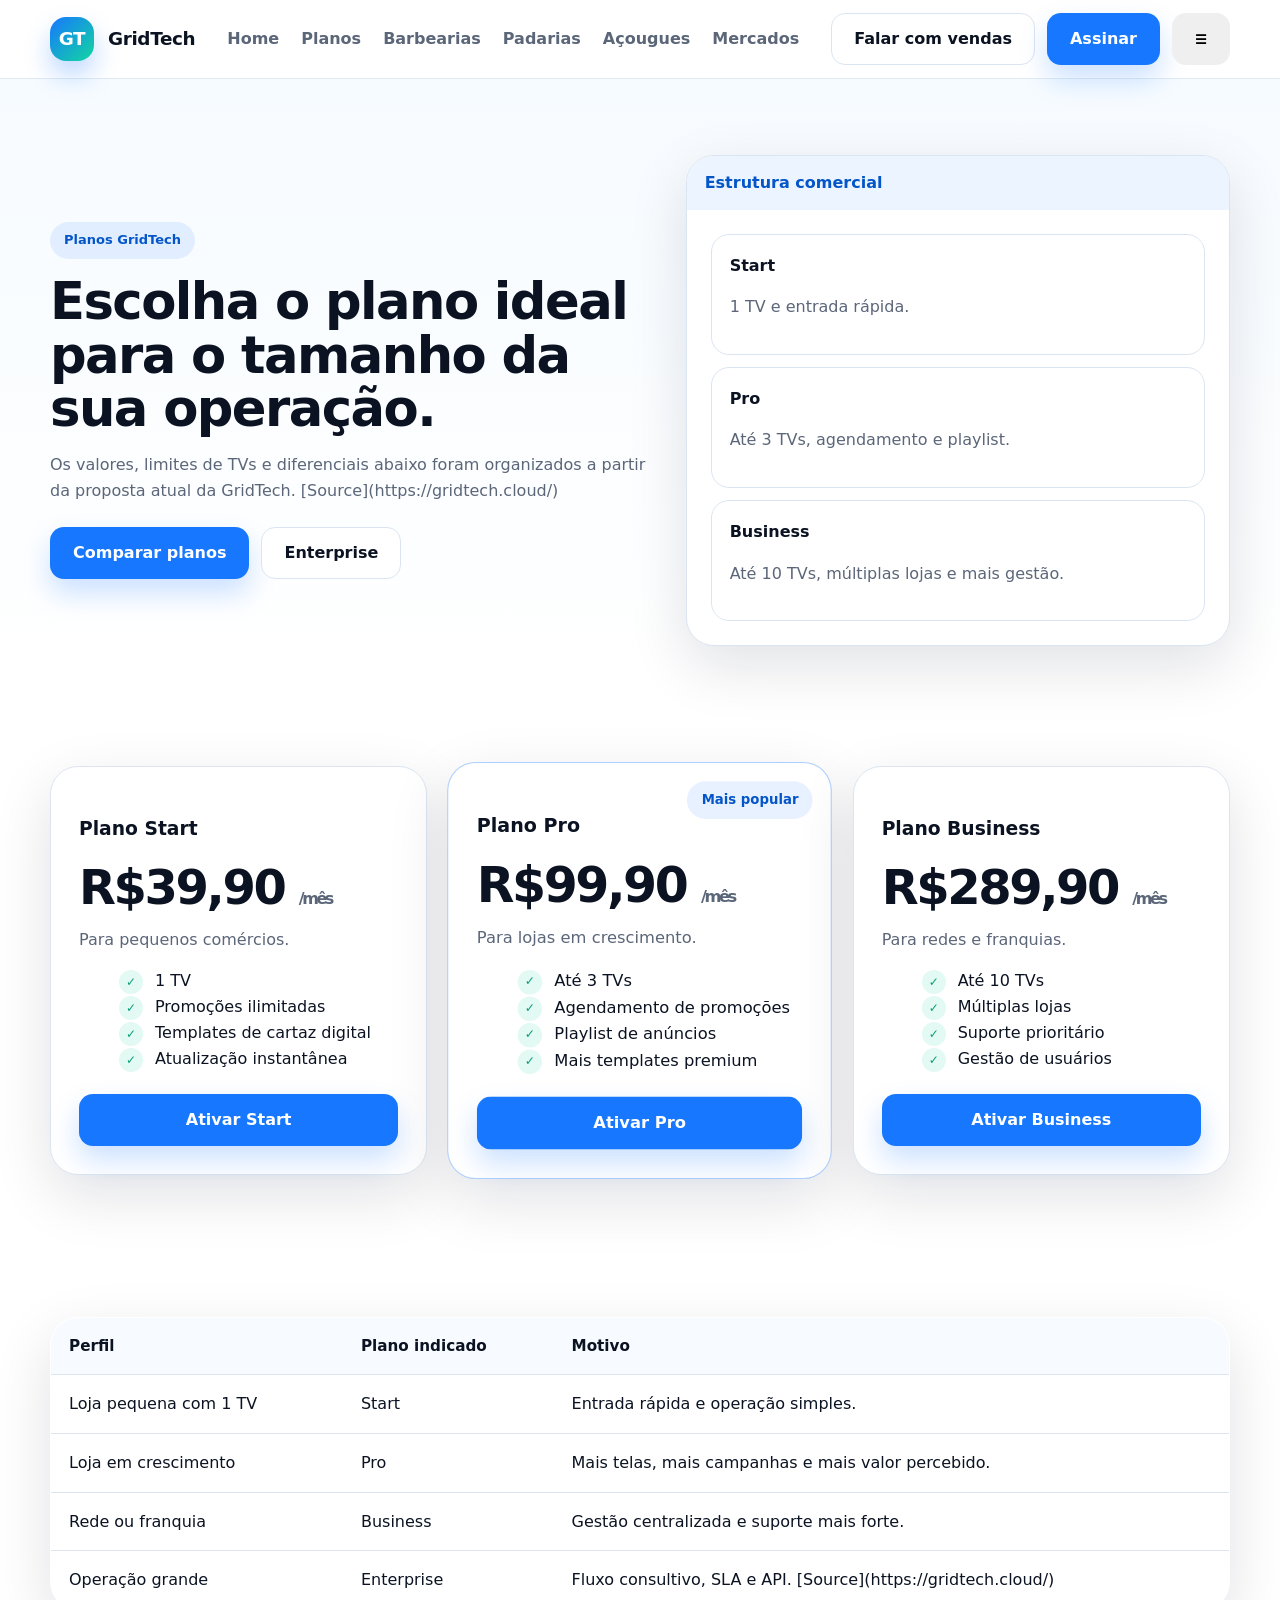
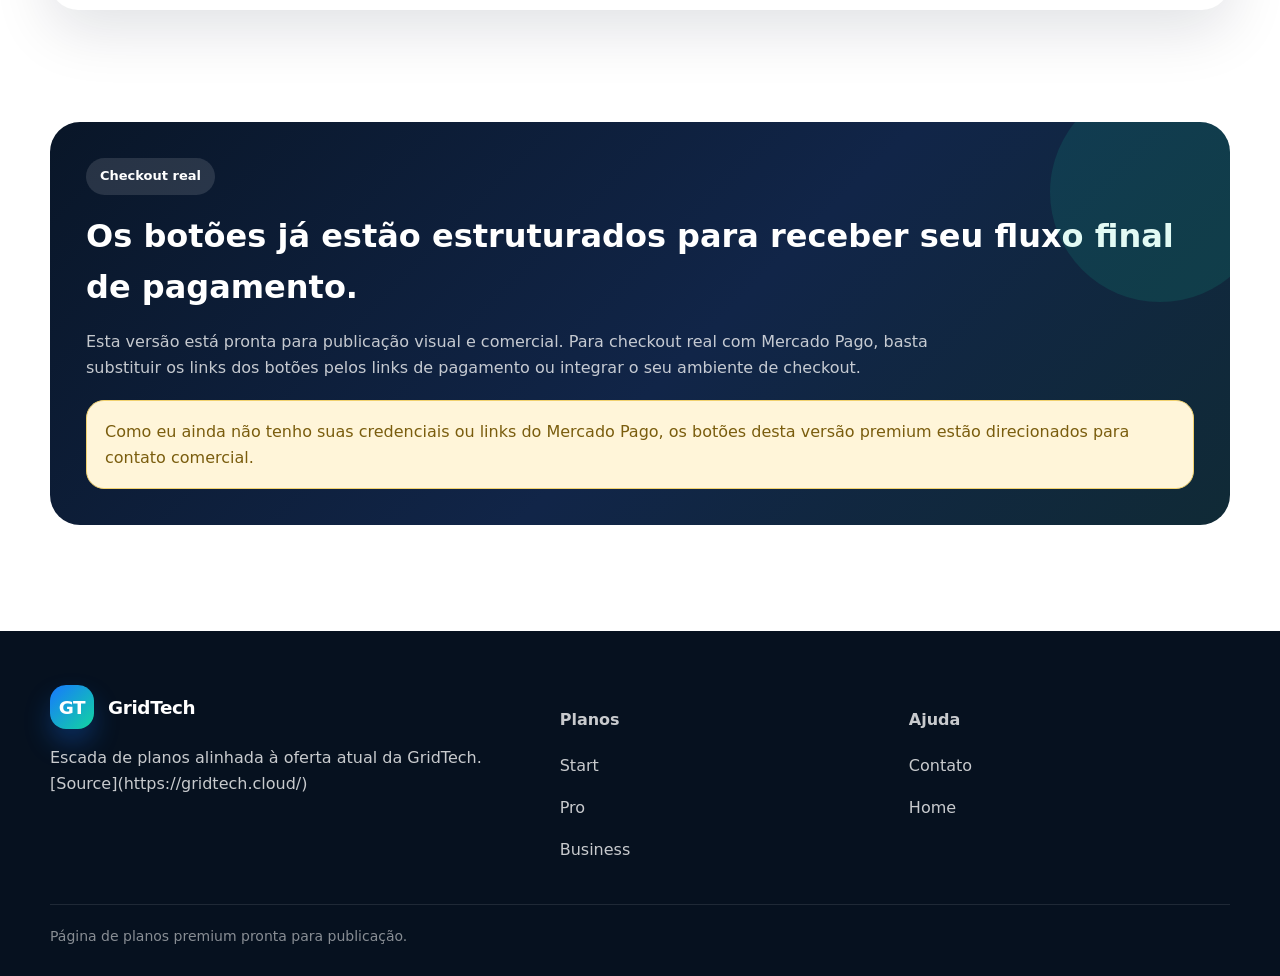
<file: planos.html>
<!doctype html>
<html lang="pt-BR">
<head>
  <meta charset="UTF-8">
  <meta name="viewport" content="width=device-width, initial-scale=1.0">
  <title>Planos | GridTech</title>
  <meta name="description" content="Planos premium da GridTech: Start, Pro, Business e fluxo Enterprise consultivo.">
  <link rel="icon" href="assets/favicon.svg" type="image/svg+xml">
  <link rel="stylesheet" href="assets/styles.css">
</head>
<body>
<header class="topbar"><div class="container nav"><a class="brand" href="index.html"><span class="brand-mark">GT</span><span>GridTech</span></a><nav class="nav-links"><a href="index.html">Home</a><a href="planos.html">Planos</a><a href="barbearias.html">Barbearias</a><a href="padarias.html">Padarias</a><a href="acougues.html">Açougues</a><a href="mercados.html">Mercados</a></nav><div class="nav-actions"><a class="btn btn-secondary" href="contato.html">Falar com vendas</a><a class="btn btn-primary" href="#planos">Assinar</a><button class="btn mobile-toggle" aria-label="Abrir menu">☰</button></div></div></header>
<main>
<section class="page-hero"><div class="container page-hero-grid"><div><span class="badge">Planos GridTech</span><h1>Escolha o plano ideal para o tamanho da sua operação.</h1><p class="lead">Os valores, limites de TVs e diferenciais abaixo foram organizados a partir da proposta atual da GridTech. [Source](https://gridtech.cloud/)</p><div class="cta-row" style="margin-top:24px;"><a class="btn btn-primary" href="#planos">Comparar planos</a><a class="btn btn-secondary" href="contato.html">Enterprise</a></div></div><div class="mock"><div class="mock-bar">Estrutura comercial</div><div class="mock-content"><div class="kpis"><div class="kpi"><strong>Start</strong><p class="muted">1 TV e entrada rápida.</p></div><div class="kpi"><strong>Pro</strong><p class="muted">Até 3 TVs, agendamento e playlist.</p></div><div class="kpi"><strong>Business</strong><p class="muted">Até 10 TVs, múltiplas lojas e mais gestão.</p></div></div></div></div></div></section>
<section class="section" id="planos"><div class="container"><div class="grid grid-3">
<article class="card plan-card"><h3>Plano Start</h3><div class="plan-price">R$39,90 <small>/mês</small></div><p class="muted">Para pequenos comércios.</p><ul class="check-list"><li>1 TV</li><li>Promoções ilimitadas</li><li>Templates de cartaz digital</li><li>Atualização instantânea</li></ul><div class="btn-row" style="margin-top:22px;"><a class="btn btn-primary btn-full" href="contato.html">Ativar Start</a></div></article>
<article class="card plan-card popular"><span class="badge">Mais popular</span><h3>Plano Pro</h3><div class="plan-price">R$99,90 <small>/mês</small></div><p class="muted">Para lojas em crescimento.</p><ul class="check-list"><li>Até 3 TVs</li><li>Agendamento de promoções</li><li>Playlist de anúncios</li><li>Mais templates premium</li></ul><div class="btn-row" style="margin-top:22px;"><a class="btn btn-primary btn-full" href="contato.html">Ativar Pro</a></div></article>
<article class="card plan-card"><h3>Plano Business</h3><div class="plan-price">R$289,90 <small>/mês</small></div><p class="muted">Para redes e franquias.</p><ul class="check-list"><li>Até 10 TVs</li><li>Múltiplas lojas</li><li>Suporte prioritário</li><li>Gestão de usuários</li></ul><div class="btn-row" style="margin-top:22px;"><a class="btn btn-primary btn-full" href="contato.html">Ativar Business</a></div></article>
</div></div></section>
<section class="section-tight"><div class="container"><table class="compare"><thead><tr><th>Perfil</th><th>Plano indicado</th><th>Motivo</th></tr></thead><tbody><tr><td>Loja pequena com 1 TV</td><td>Start</td><td>Entrada rápida e operação simples.</td></tr><tr><td>Loja em crescimento</td><td>Pro</td><td>Mais telas, mais campanhas e mais valor percebido.</td></tr><tr><td>Rede ou franquia</td><td>Business</td><td>Gestão centralizada e suporte mais forte.</td></tr><tr><td>Operação grande</td><td>Enterprise</td><td>Fluxo consultivo, SLA e API. [Source](https://gridtech.cloud/)</td></tr></tbody></table></div></section>
<section class="section-tight"><div class="container info-band"><span class="badge" style="background:rgba(255,255,255,.12); color:#fff;">Checkout real</span><h2 style="font-size:2rem; margin:16px 0 10px;">Os botões já estão estruturados para receber seu fluxo final de pagamento.</h2><p>Esta versão está pronta para publicação visual e comercial. Para checkout real com Mercado Pago, basta substituir os links dos botões pelos links de pagamento ou integrar o seu ambiente de checkout.</p><div class="notice" style="margin-top:20px;">Como eu ainda não tenho suas credenciais ou links do Mercado Pago, os botões desta versão premium estão direcionados para contato comercial.</div></div></section>
</main>
<footer class="footer"><div class="container footer-grid"><div><div class="brand" style="color:#fff; margin-bottom:16px;"><span class="brand-mark">GT</span><span>GridTech</span></div><p>Escada de planos alinhada à oferta atual da GridTech. [Source](https://gridtech.cloud/)</p></div><div><h4>Planos</h4><p><a href="#planos">Start</a></p><p><a href="#planos">Pro</a></p><p><a href="#planos">Business</a></p></div><div><h4>Ajuda</h4><p><a href="contato.html">Contato</a></p><p><a href="index.html">Home</a></p></div></div><div class="container subfooter">Página de planos premium pronta para publicação.</div></footer>
<script src="assets/app.js"></script>
</body>
</html>
</file>
<file: assets/styles.css>
:root {
  --bg: #06111f;
  --bg-2: #0b1b33;
  --surface: rgba(255,255,255,0.08);
  --surface-strong: #ffffff;
  --surface-soft: #f3f7fc;
  --text: #0b1322;
  --text-soft: #5b6679;
  --white: #ffffff;
  --line: #dbe5f1;
  --line-dark: rgba(255,255,255,0.12);
  --brand: #1778ff;
  --brand-2: #12d6a0;
  --brand-3: #6f7cff;
  --shadow: 0 20px 60px rgba(7, 18, 41, .12);
  --radius-xl: 28px;
  --radius-lg: 20px;
  --radius-md: 14px;
  --container: 1180px;
}
* { box-sizing: border-box; }
html { scroll-behavior: smooth; }
body {
  margin: 0;
  font-family: Inter, ui-sans-serif, system-ui, -apple-system, BlinkMacSystemFont, "Segoe UI", sans-serif;
  color: var(--text);
  background: #fff;
  line-height: 1.6;
}
a { color: inherit; text-decoration: none; }
img { max-width: 100%; display: block; }
.container { width: min(var(--container), calc(100% - 32px)); margin: 0 auto; }
.topbar {
  position: sticky; top: 0; z-index: 50;
  background: rgba(255,255,255,.82);
  backdrop-filter: blur(18px);
  border-bottom: 1px solid rgba(219,229,241,.8);
}
.nav {
  min-height: 78px; display:flex; align-items:center; justify-content:space-between; gap:24px;
}
.brand { display:flex; align-items:center; gap:14px; font-weight:900; letter-spacing:-.02em; font-size:1.15rem; }
.brand-mark {
  width:44px; height:44px; border-radius:16px;
  background: linear-gradient(135deg, var(--brand), var(--brand-2));
  display:grid; place-items:center; color:#fff; font-weight:900;
  box-shadow: 0 14px 26px rgba(23,120,255,.28);
}
.nav-links { display:flex; align-items:center; gap:22px; }
.nav-links a { color: var(--text-soft); font-weight: 600; }
.nav-links a:hover { color: var(--brand); }
.nav-actions { display:flex; align-items:center; gap:12px; }
.mobile-toggle { display:none; }
.btn {
  display:inline-flex; align-items:center; justify-content:center; gap:10px;
  min-height:52px; padding:0 22px; border-radius:14px; font-weight:800;
  transition:all .2s ease; border:1px solid transparent; cursor:pointer;
}
.btn:hover { transform: translateY(-1px); }
.btn-primary { background: var(--brand); color:#fff; box-shadow: 0 14px 28px rgba(23,120,255,.22); }
.btn-primary:hover { background:#055cd6; }
.btn-secondary { background:#fff; border-color: var(--line); color: var(--text); }
.btn-secondary:hover { border-color: var(--brand); color: var(--brand); }
.btn-ghost { background: rgba(255,255,255,.12); border-color: rgba(255,255,255,.15); color:#fff; }
.btn-full { width:100%; }
.badge {
  display:inline-flex; align-items:center; gap:8px;
  padding:8px 14px; border-radius:999px; font-size:13px; font-weight:800;
  background: rgba(23,120,255,.10); color:#0456c8;
}
.hero {
  position:relative; overflow:hidden; color:#fff;
  background:
    radial-gradient(circle at 20% 15%, rgba(23,120,255,.30), transparent 30%),
    radial-gradient(circle at 80% 10%, rgba(18,214,160,.22), transparent 24%),
    radial-gradient(circle at 75% 70%, rgba(111,124,255,.18), transparent 24%),
    linear-gradient(180deg, #06101d 0%, #091a30 100%);
  padding: 86px 0 78px;
}
.hero:before {
  content:''; position:absolute; inset:0;
  background: linear-gradient(transparent, rgba(255,255,255,.03));
  pointer-events:none;
}
.hero-grid { display:grid; grid-template-columns: 1.08fr .92fr; gap:40px; align-items:center; }
.hero h1 { font-size: clamp(2.5rem, 5vw, 4.8rem); line-height:1.02; letter-spacing:-.04em; margin:16px 0 18px; }
.hero p.lead { color: rgba(255,255,255,.78); font-size:1.14rem; max-width: 720px; }
.hero-points { display:grid; grid-template-columns: repeat(2,minmax(0,1fr)); gap:12px; margin-top:26px; padding:0; list-style:none; }
.hero-points li, .check-list li, .mini-list li {
  display:flex; align-items:flex-start; gap:12px;
}
.hero-points li::before, .check-list li::before, .mini-list li::before {
  content:'✓'; flex:0 0 24px; width:24px; height:24px; border-radius:50%;
  display:grid; place-items:center; background: rgba(18,214,160,.12); color:#0b9e79; font-size:12px; font-weight:900; margin-top:2px;
}
.hero-card {
  position:relative; padding:22px; border-radius: 30px;
  background: linear-gradient(180deg, rgba(255,255,255,.10), rgba(255,255,255,.04));
  border:1px solid rgba(255,255,255,.12);
  box-shadow: 0 30px 80px rgba(0,0,0,.24);
}
.hero-screen {
  background:#fff; color:var(--text); border-radius:24px; overflow:hidden;
  border:1px solid rgba(255,255,255,.16);
}
.hero-top {
  padding:14px 18px; display:flex; align-items:center; justify-content:space-between;
  background: linear-gradient(135deg, #0c1630, #142246); color:#fff;
}
.hero-main { padding:28px; background: linear-gradient(135deg, #f6fbff, #eef2ff); }
.price-big { font-size: clamp(2.2rem, 4vw, 4rem); font-weight: 900; letter-spacing:-.05em; color:#0d4fd5; }
.pill-row { display:flex; flex-wrap:wrap; gap:10px; margin-top:14px; }
.pill {
  padding:9px 12px; border-radius:999px; border:1px solid var(--line); font-size:13px; font-weight:700; color:var(--text-soft); background:#fff;
}
.stats {
  display:grid; grid-template-columns: repeat(3,minmax(0,1fr)); gap:14px; margin-top:26px;
}
.stat {
  background: rgba(255,255,255,.08); border:1px solid rgba(255,255,255,.12); border-radius:18px; padding:18px;
}
.stat strong { display:block; font-size:1.7rem; color:#fff; }
.stat span { color: rgba(255,255,255,.72); }
.section { padding: 86px 0; }
.section-tight { padding: 56px 0; }
.section-head { max-width: 760px; margin-bottom: 38px; }
.section-head h2, .page-hero h1 { font-size: clamp(2rem, 4vw, 3.5rem); line-height:1.05; letter-spacing:-.03em; margin:16px 0 14px; }
.section-head p, .lead, .muted { color: var(--text-soft); }
.grid { display:grid; gap:24px; }
.grid-2 { grid-template-columns: repeat(2,minmax(0,1fr)); }
.grid-3 { grid-template-columns: repeat(3,minmax(0,1fr)); }
.grid-4 { grid-template-columns: repeat(4,minmax(0,1fr)); }
.card {
  background:#fff; border:1px solid var(--line); border-radius: var(--radius-xl); padding: 28px; box-shadow: var(--shadow);
}
.card.soft { background: var(--surface-soft); box-shadow:none; }
.niche-card { position:relative; overflow:hidden; }
.niche-card:after {
  content:''; position:absolute; right:-42px; bottom:-42px; width:120px; height:120px; border-radius:50%;
  background: radial-gradient(circle, rgba(23,120,255,.12), transparent 70%);
}
.niche-card .icon {
  width:54px; height:54px; border-radius:18px; display:grid; place-items:center; margin-bottom:18px;
  background: linear-gradient(135deg, rgba(23,120,255,.12), rgba(18,214,160,.12)); font-size:22px;
}
.info-band {
  position:relative; overflow:hidden; padding:36px; border-radius: 30px; color:#fff;
  background: linear-gradient(135deg, #091628, #112548 55%, #102a36);
}
.info-band:after {
  content:''; position:absolute; right:-40px; top:-40px; width:220px; height:220px; border-radius:50%; background: rgba(18,214,160,.12);
}
.info-band p { color: rgba(255,255,255,.76); max-width: 900px; }
.steps { display:grid; grid-template-columns: repeat(3,minmax(0,1fr)); gap:24px; }
.step-number {
  width:48px; height:48px; border-radius:16px; display:grid; place-items:center; font-weight:900; color:#055cd6;
  background: linear-gradient(135deg, rgba(23,120,255,.10), rgba(111,124,255,.12)); margin-bottom:18px;
}
.plan-card { position:relative; }
.plan-card.popular { border-color: rgba(23,120,255,.35); transform: scale(1.02); }
.plan-card .badge { position:absolute; top:18px; right:18px; }
.plan-price { font-size: 3rem; line-height:1; letter-spacing:-.05em; font-weight:900; margin:10px 0; }
.plan-price small { font-size: 1rem; color: var(--text-soft); font-weight:700; }
.compare {
  width:100%; border-collapse: collapse; overflow:hidden; background:#fff; border-radius:28px; box-shadow: var(--shadow); border:1px solid var(--line);
}
.compare th, .compare td { padding:16px 18px; border-bottom:1px solid var(--line); text-align:left; }
.compare th { background:#f7fbff; font-size:.95rem; }
.compare tr:last-child td { border-bottom:none; }
.testimonial {
  background: linear-gradient(180deg, #f8fbff, #ffffff);
}
.quote {
  padding:24px; border-radius:24px; background:#fff; border:1px solid var(--line); box-shadow: var(--shadow);
}
.quote p { margin:0 0 14px; font-size:1.06rem; }
.quote strong { display:block; }
.page-hero {
  background: linear-gradient(180deg, #f6fbff 0%, #ffffff 100%); padding: 76px 0 34px;
}
.page-hero-grid { display:grid; grid-template-columns: 1.05fr .95fr; gap:34px; align-items:center; }
.mock {
  border-radius: 28px; overflow:hidden; border:1px solid var(--line); box-shadow: var(--shadow); background:#fff;
}
.mock-bar { padding:14px 18px; font-weight:800; color:#0456c8; background:#ebf4ff; }
.mock-content { padding:24px; }
.kpis { display:grid; gap:12px; }
.kpi { padding:18px; border-radius:18px; border:1px solid var(--line); background:#fff; }
.faq { display:grid; gap:14px; }
.faq-item {
  border:1px solid var(--line); border-radius:22px; overflow:hidden; background:#fff; box-shadow: var(--shadow);
}
.faq-question {
  width:100%; border:none; background:#fff; padding:20px 22px; text-align:left; font:inherit; font-weight:800; cursor:pointer; display:flex; justify-content:space-between; gap:14px;
}
.faq-answer { padding: 0 22px 20px; color: var(--text-soft); display:none; }
.faq-item.open .faq-answer { display:block; }
.notice {
  padding:18px; border-radius:18px; background:#fff5d9; border:1px solid #f1d16f; color:#7a5d0e;
}
.footer {
  background:#06111f; color:rgba(255,255,255,.78); padding: 54px 0 28px; margin-top: 50px;
}
.footer-grid { display:grid; grid-template-columns: 1.2fr .8fr .8fr; gap:28px; }
.footer a:hover { color:#fff; }
.subfooter { margin-top:26px; padding-top:20px; border-top:1px solid rgba(255,255,255,.10); color:rgba(255,255,255,.52); font-size:14px; }
.cta-row, .btn-row { display:flex; flex-wrap:wrap; gap:12px; }
.hide-desktop { display:none; }
.hero-note { margin-top:18px; color: rgba(255,255,255,.62); font-size:.95rem; }
@media (max-width: 1100px) {
  .hero-grid, .page-hero-grid, .grid-4, .grid-3, .grid-2, .steps, .footer-grid { grid-template-columns: 1fr 1fr; }
  .grid-4 > :last-child, .grid-3 > :last-child { grid-column: span 2; }
}
@media (max-width: 860px) {
  .nav-links, .nav-actions .btn-secondary { display:none; }
  .mobile-toggle { display:inline-flex; background:#fff; border:1px solid var(--line); }
  .topbar.menu-open .nav { align-items:flex-start; padding-top:14px; padding-bottom:14px; }
  .topbar.menu-open .nav-links {
    display:flex; position:absolute; left:16px; right:16px; top:74px; flex-direction:column; align-items:flex-start; gap:14px;
    padding:18px; background:#fff; border:1px solid var(--line); border-radius:20px; box-shadow: var(--shadow);
  }
  .hero-grid, .page-hero-grid, .grid-4, .grid-3, .grid-2, .steps, .footer-grid, .stats, .hero-points { grid-template-columns: 1fr; }
  .grid-4 > :last-child, .grid-3 > :last-child { grid-column:auto; }
  .section { padding: 66px 0; }
  .hero { padding-top: 64px; }
  .plan-card.popular { transform:none; }
}
</file>
